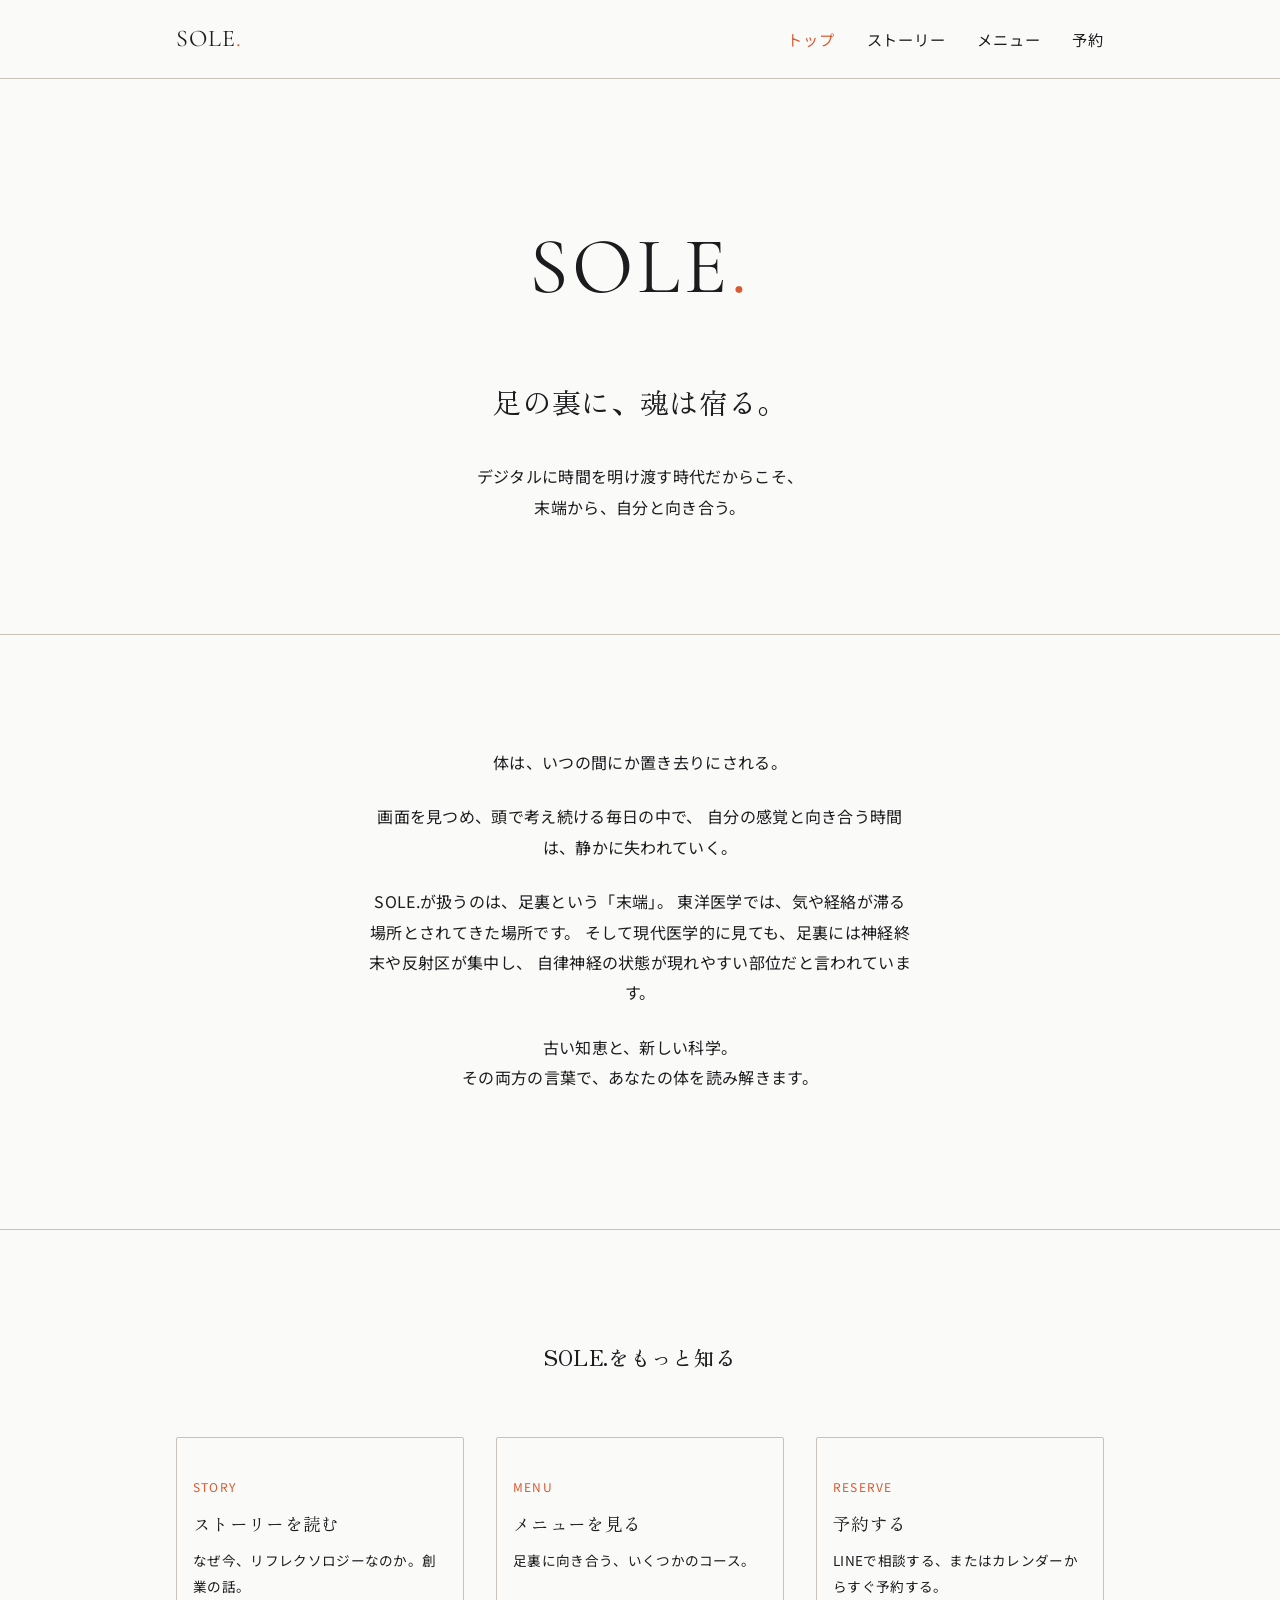
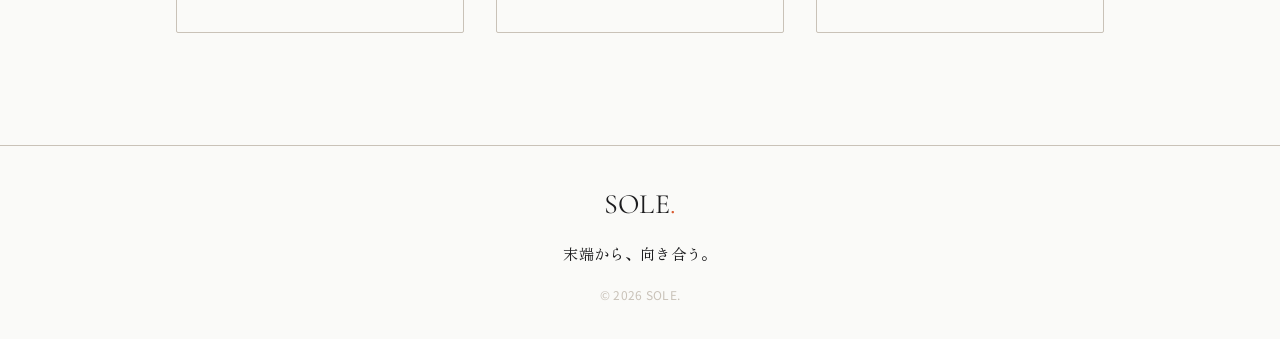
<file: index.html>
<!DOCTYPE html>
<html lang="ja">
<head>
<meta charset="UTF-8">
<meta name="viewport" content="width=device-width, initial-scale=1.0">
<title>SOLE. | 足の裏に、魂は宿る。</title>
<meta name="description" content="SOLE.は、足裏という「末端」から自分と向き合うリフレクソロジー専門店です。東洋医学の知恵と現代科学の言葉、その両方であなたの体を読み解きます。">
<meta property="og:type" content="website">
<meta property="og:title" content="SOLE. | 足の裏に、魂は宿る。">
<meta property="og:description" content="SOLE.は、足裏という「末端」から自分と向き合うリフレクソロジー専門店です。東洋医学の知恵と現代科学の言葉、その両方であなたの体を読み解きます。">
<meta property="og:image" content="assets/images/ogp.png">
<link rel="icon" href="assets/images/favicon.svg" type="image/svg+xml">
<link rel="icon" href="assets/images/favicon-32.png" sizes="32x32" type="image/png">
<link rel="apple-touch-icon" href="assets/images/apple-touch-icon.png">
<link rel="preconnect" href="https://fonts.googleapis.com">
<link rel="preconnect" href="https://fonts.gstatic.com" crossorigin>
<link href="https://fonts.googleapis.com/css2?family=Cormorant+Garamond:ital,wght@0,400;0,500;0,600;1,400&family=Zen+Old+Mincho:wght@400;500;700&family=Noto+Sans+JP:wght@300;400;500;700&display=swap" rel="stylesheet">
<link rel="stylesheet" href="assets/css/variables.css">
<link rel="stylesheet" href="assets/css/base.css">
<link rel="stylesheet" href="assets/css/components.css">
<link rel="stylesheet" href="assets/css/pages/index.css">
</head>
<body>

<header class="site-header">
  <div class="container site-header__inner">
    <a href="index.html" class="logo">SOLE<span class="logo__dot">.</span></a>
    <button class="nav-toggle" aria-label="メニューを開く" aria-expanded="false" aria-controls="site-nav">
      <span></span><span></span><span></span>
    </button>
    <nav id="site-nav" class="site-nav">
      <ul>
        <li><a href="index.html" class="is-active" aria-current="page">トップ</a></li>
        <li><a href="story.html">ストーリー</a></li>
        <li><a href="menu.html">メニュー</a></li>
        <li><a href="reserve.html">予約</a></li>
      </ul>
    </nav>
  </div>
</header>

<main>

  <section class="hero">
    <div class="container">
      <p class="hero__logo">SOLE<span class="logo__dot">.</span></p>
      <p class="hero__tagline">足の裏に、魂は宿る。</p>
      <p class="hero__sub">
        デジタルに時間を明け渡す時代だからこそ、<br>
        末端から、自分と向き合う。
      </p>
    </div>
  </section>

  <section class="intro">
    <div class="container intro__body">
      <p>
        体は、いつの間にか置き去りにされる。
      </p>
      <p>
        画面を見つめ、頭で考え続ける毎日の中で、
        自分の感覚と向き合う時間は、静かに失われていく。
      </p>
      <p>
        SOLE.が扱うのは、足裏という「末端」。
        東洋医学では、気や経絡が滞る場所とされてきた場所です。
        そして現代医学的に見ても、足裏には神経終末や反射区が集中し、
        自律神経の状態が現れやすい部位だと言われています。
      </p>
      <p>
        古い知恵と、新しい科学。<br>
        その両方の言葉で、あなたの体を読み解きます。
      </p>
    </div>
  </section>

  <section class="links-section">
    <div class="container">
      <h2 class="links-section__heading">SOLE.をもっと知る</h2>
      <div class="page-links">
        <a href="story.html" class="page-link-card">
          <span class="page-link-card__label">STORY</span>
          <p class="page-link-card__title">ストーリーを読む</p>
          <p class="page-link-card__desc">なぜ今、リフレクソロジーなのか。創業の話。</p>
        </a>
        <a href="menu.html" class="page-link-card">
          <span class="page-link-card__label">MENU</span>
          <p class="page-link-card__title">メニューを見る</p>
          <p class="page-link-card__desc">足裏に向き合う、いくつかのコース。</p>
        </a>
        <a href="reserve.html" class="page-link-card">
          <span class="page-link-card__label">RESERVE</span>
          <p class="page-link-card__title">予約する</p>
          <p class="page-link-card__desc">LINEで相談する、またはカレンダーからすぐ予約する。</p>
        </a>
      </div>
    </div>
  </section>

</main>

<footer class="site-footer">
  <div class="container site-footer__inner">
    <p class="site-footer__logo">SOLE<span class="logo__dot">.</span></p>
    <p class="site-footer__tagline">末端から、向き合う。</p>
    <p class="site-footer__copy">&copy; 2026 SOLE.</p>
  </div>
</footer>

<script src="assets/js/main.js"></script>
</body>
</html>
</file>
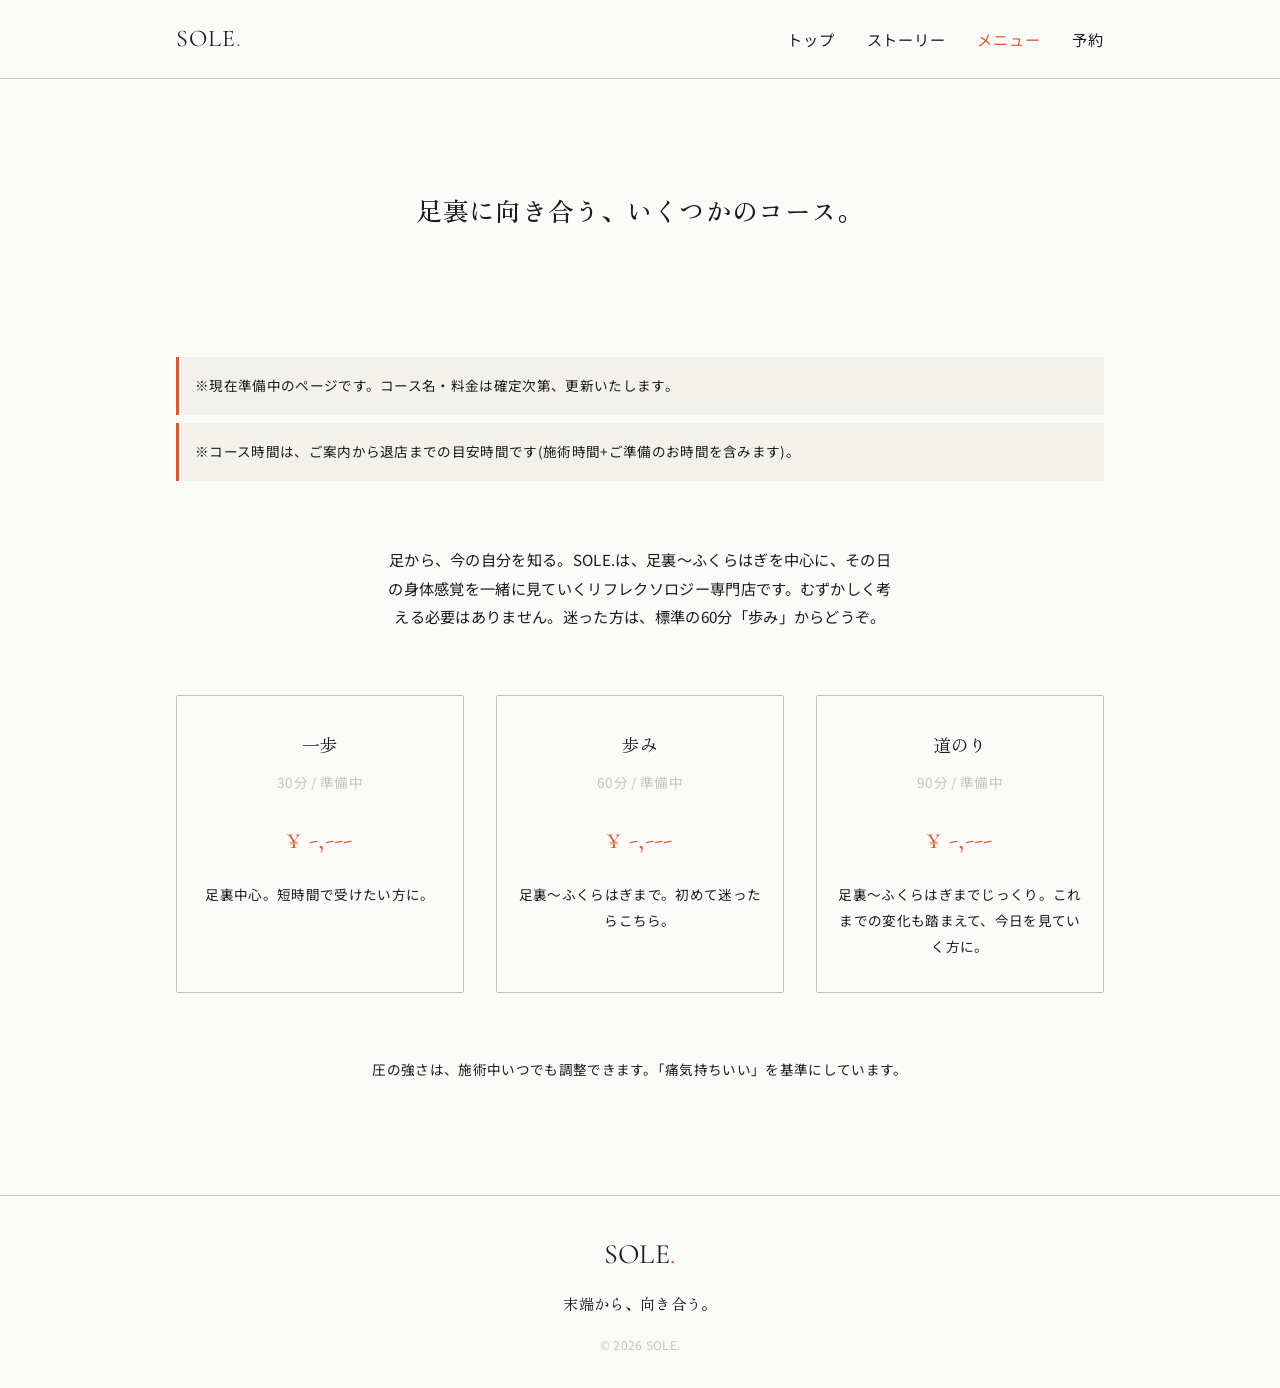
<file: menu.html>
<!DOCTYPE html>
<html lang="ja">
<head>
<meta charset="UTF-8">
<meta name="viewport" content="width=device-width, initial-scale=1.0">
<title>足裏に向き合う、いくつかのコース。| SOLE.</title>
<meta name="description" content="SOLE.のコース・料金のご案内。一歩・歩み・道のり、足裏という末端から自分と向き合う時間を、いくつかのコースからお選びいただけます。">
<meta property="og:type" content="website">
<meta property="og:title" content="足裏に向き合う、いくつかのコース。| SOLE.">
<meta property="og:description" content="SOLE.のコース・料金のご案内。一歩・歩み・道のり、足裏という末端から自分と向き合う時間を、いくつかのコースからお選びいただけます。">
<meta property="og:image" content="assets/images/ogp.png">
<link rel="icon" href="assets/images/favicon.svg" type="image/svg+xml">
<link rel="icon" href="assets/images/favicon-32.png" sizes="32x32" type="image/png">
<link rel="apple-touch-icon" href="assets/images/apple-touch-icon.png">
<link rel="preconnect" href="https://fonts.googleapis.com">
<link rel="preconnect" href="https://fonts.gstatic.com" crossorigin>
<link href="https://fonts.googleapis.com/css2?family=Cormorant+Garamond:ital,wght@0,400;0,500;0,600;1,400&family=Zen+Old+Mincho:wght@400;500;700&family=Noto+Sans+JP:wght@300;400;500;700&display=swap" rel="stylesheet">
<link rel="stylesheet" href="assets/css/variables.css">
<link rel="stylesheet" href="assets/css/base.css">
<link rel="stylesheet" href="assets/css/components.css">
<link rel="stylesheet" href="assets/css/pages/menu.css">
</head>
<body>

<header class="site-header">
  <div class="container site-header__inner">
    <a href="index.html" class="logo">SOLE<span class="logo__dot">.</span></a>
    <button class="nav-toggle" aria-label="メニューを開く" aria-expanded="false" aria-controls="site-nav">
      <span></span><span></span><span></span>
    </button>
    <nav id="site-nav" class="site-nav">
      <ul>
        <li><a href="index.html">トップ</a></li>
        <li><a href="story.html">ストーリー</a></li>
        <li><a href="menu.html" class="is-active" aria-current="page">メニュー</a></li>
        <li><a href="reserve.html">予約</a></li>
      </ul>
    </nav>
  </div>
</header>

<main>

  <section class="menu-hero">
    <div class="container">
      <h1 class="menu-hero__title">足裏に向き合う、いくつかのコース。</h1>
    </div>
  </section>

  <section>
    <div class="container">
      <p class="notice">
        ※現在準備中のページです。コース名・料金は確定次第、更新いたします。
      </p>
      <p class="notice">
        ※コース時間は、ご案内から退店までの目安時間です(施術時間+ご準備のお時間を含みます)。
      </p>
      <p class="menu-intro">
        足から、今の自分を知る。SOLE.は、足裏〜ふくらはぎを中心に、その日の身体感覚を一緒に見ていくリフレクソロジー専門店です。むずかしく考える必要はありません。迷った方は、標準の60分「歩み」からどうぞ。
      </p>
      <div class="menu-list">
        <div class="menu-card">
          <p class="menu-card__name">一歩</p>
          <p class="menu-card__duration">30分 / 準備中</p>
          <p class="menu-card__price">¥ -,---</p>
          <p class="menu-card__desc">足裏中心。短時間で受けたい方に。</p>
        </div>
        <div class="menu-card">
          <p class="menu-card__name">歩み</p>
          <p class="menu-card__duration">60分 / 準備中</p>
          <p class="menu-card__price">¥ -,---</p>
          <p class="menu-card__desc">足裏〜ふくらはぎまで。初めて迷ったらこちら。</p>
        </div>
        <div class="menu-card">
          <p class="menu-card__name">道のり</p>
          <p class="menu-card__duration">90分 / 準備中</p>
          <p class="menu-card__price">¥ -,---</p>
          <p class="menu-card__desc">足裏〜ふくらはぎまでじっくり。これまでの変化も踏まえて、今日を見ていく方に。</p>
        </div>
      </div>
      <p class="menu-pressure-note">
        圧の強さは、施術中いつでも調整できます。「痛気持ちいい」を基準にしています。
      </p>
    </div>
  </section>

</main>

<footer class="site-footer">
  <div class="container site-footer__inner">
    <p class="site-footer__logo">SOLE<span class="logo__dot">.</span></p>
    <p class="site-footer__tagline">末端から、向き合う。</p>
    <p class="site-footer__copy">&copy; 2026 SOLE.</p>
  </div>
</footer>

<script src="assets/js/main.js"></script>
</body>
</html>
</file>
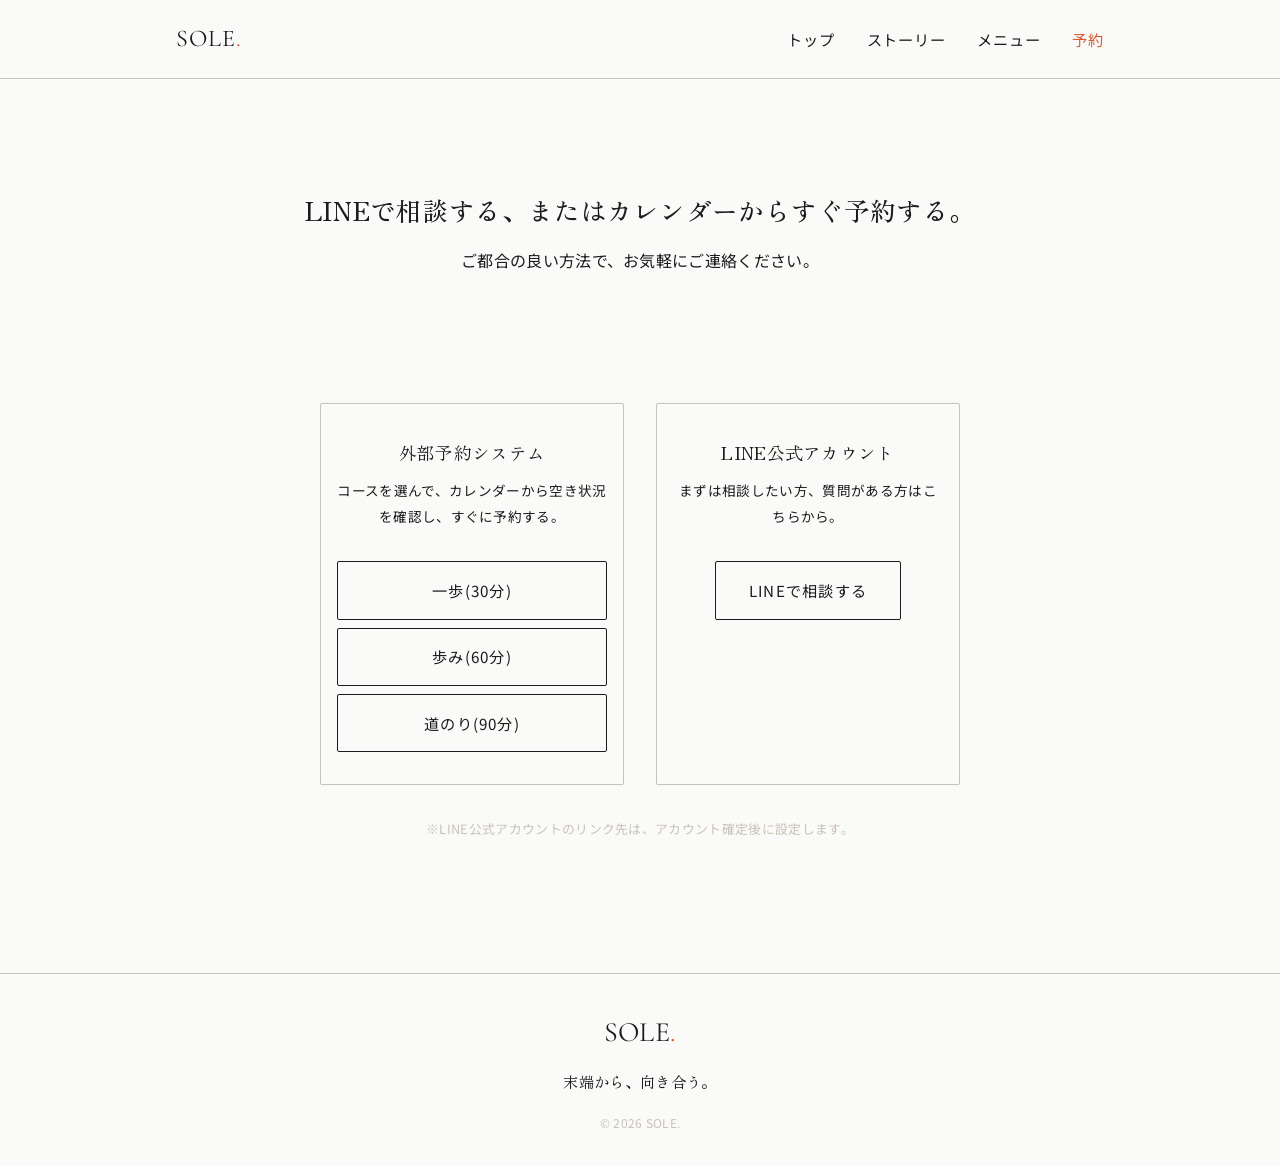
<file: reserve.html>
<!DOCTYPE html>
<html lang="ja">
<head>
<meta charset="UTF-8">
<meta name="viewport" content="width=device-width, initial-scale=1.0">
<title>LINEで相談する、またはカレンダーからすぐ予約する。| SOLE.</title>
<meta name="description" content="SOLE.のご予約はこちらから。外部予約システムでのオンライン予約、またはLINE公式アカウントでのご相談、ご都合の良い方法をお選びいただけます。">
<meta property="og:type" content="website">
<meta property="og:title" content="LINEで相談する、またはカレンダーからすぐ予約する。| SOLE.">
<meta property="og:description" content="SOLE.のご予約はこちらから。外部予約システムでのオンライン予約、またはLINE公式アカウントでのご相談、ご都合の良い方法をお選びいただけます。">
<meta property="og:image" content="assets/images/ogp.png">
<link rel="icon" href="assets/images/favicon.svg" type="image/svg+xml">
<link rel="icon" href="assets/images/favicon-32.png" sizes="32x32" type="image/png">
<link rel="apple-touch-icon" href="assets/images/apple-touch-icon.png">
<link rel="preconnect" href="https://fonts.googleapis.com">
<link rel="preconnect" href="https://fonts.gstatic.com" crossorigin>
<link href="https://fonts.googleapis.com/css2?family=Cormorant+Garamond:ital,wght@0,400;0,500;0,600;1,400&family=Zen+Old+Mincho:wght@400;500;700&family=Noto+Sans+JP:wght@300;400;500;700&display=swap" rel="stylesheet">
<link rel="stylesheet" href="assets/css/variables.css">
<link rel="stylesheet" href="assets/css/base.css">
<link rel="stylesheet" href="assets/css/components.css">
<link rel="stylesheet" href="assets/css/pages/reserve.css">
</head>
<body>

<header class="site-header">
  <div class="container site-header__inner">
    <a href="index.html" class="logo">SOLE<span class="logo__dot">.</span></a>
    <button class="nav-toggle" aria-label="メニューを開く" aria-expanded="false" aria-controls="site-nav">
      <span></span><span></span><span></span>
    </button>
    <nav id="site-nav" class="site-nav">
      <ul>
        <li><a href="index.html">トップ</a></li>
        <li><a href="story.html">ストーリー</a></li>
        <li><a href="menu.html">メニュー</a></li>
        <li><a href="reserve.html" class="is-active" aria-current="page">予約</a></li>
      </ul>
    </nav>
  </div>
</header>

<main>

  <section class="reserve-hero">
    <div class="container">
      <h1 class="reserve-hero__title">LINEで相談する、またはカレンダーからすぐ予約する。</h1>
      <p class="reserve-hero__sub">
        ご都合の良い方法で、お気軽にご連絡ください。
      </p>
    </div>
  </section>

  <section>
    <div class="container">
      <div class="reserve-options">
        <div class="reserve-option">
          <p class="reserve-option__title">外部予約システム</p>
          <p class="reserve-option__desc">コースを選んで、カレンダーから空き状況を確認し、すぐに予約する。</p>
          <div class="reserve-option__buttons">
            <a href="https://calendar.app.google/QmKKD3ouVVYc3rVAA" class="btn btn--outline" target="_blank" rel="noopener noreferrer">一歩(30分)</a>
            <a href="https://calendar.app.google/hHf1bJB6eBi6LEK29" class="btn btn--outline" target="_blank" rel="noopener noreferrer">歩み(60分)</a>
            <a href="https://calendar.app.google/m9vc8LCoqVgSCsQa8" class="btn btn--outline" target="_blank" rel="noopener noreferrer">道のり(90分)</a>
          </div>
        </div>
        <div class="reserve-option">
          <p class="reserve-option__title">LINE公式アカウント</p>
          <p class="reserve-option__desc">まずは相談したい方、質問がある方はこちらから。</p>
          <a href="#" class="btn btn--outline">LINEで相談する</a>
        </div>
      </div>
      <p class="reserve-note">※LINE公式アカウントのリンク先は、アカウント確定後に設定します。</p>
    </div>
  </section>

</main>

<footer class="site-footer">
  <div class="container site-footer__inner">
    <p class="site-footer__logo">SOLE<span class="logo__dot">.</span></p>
    <p class="site-footer__tagline">末端から、向き合う。</p>
    <p class="site-footer__copy">&copy; 2026 SOLE.</p>
  </div>
</footer>

<script src="assets/js/main.js"></script>
</body>
</html>
</file>
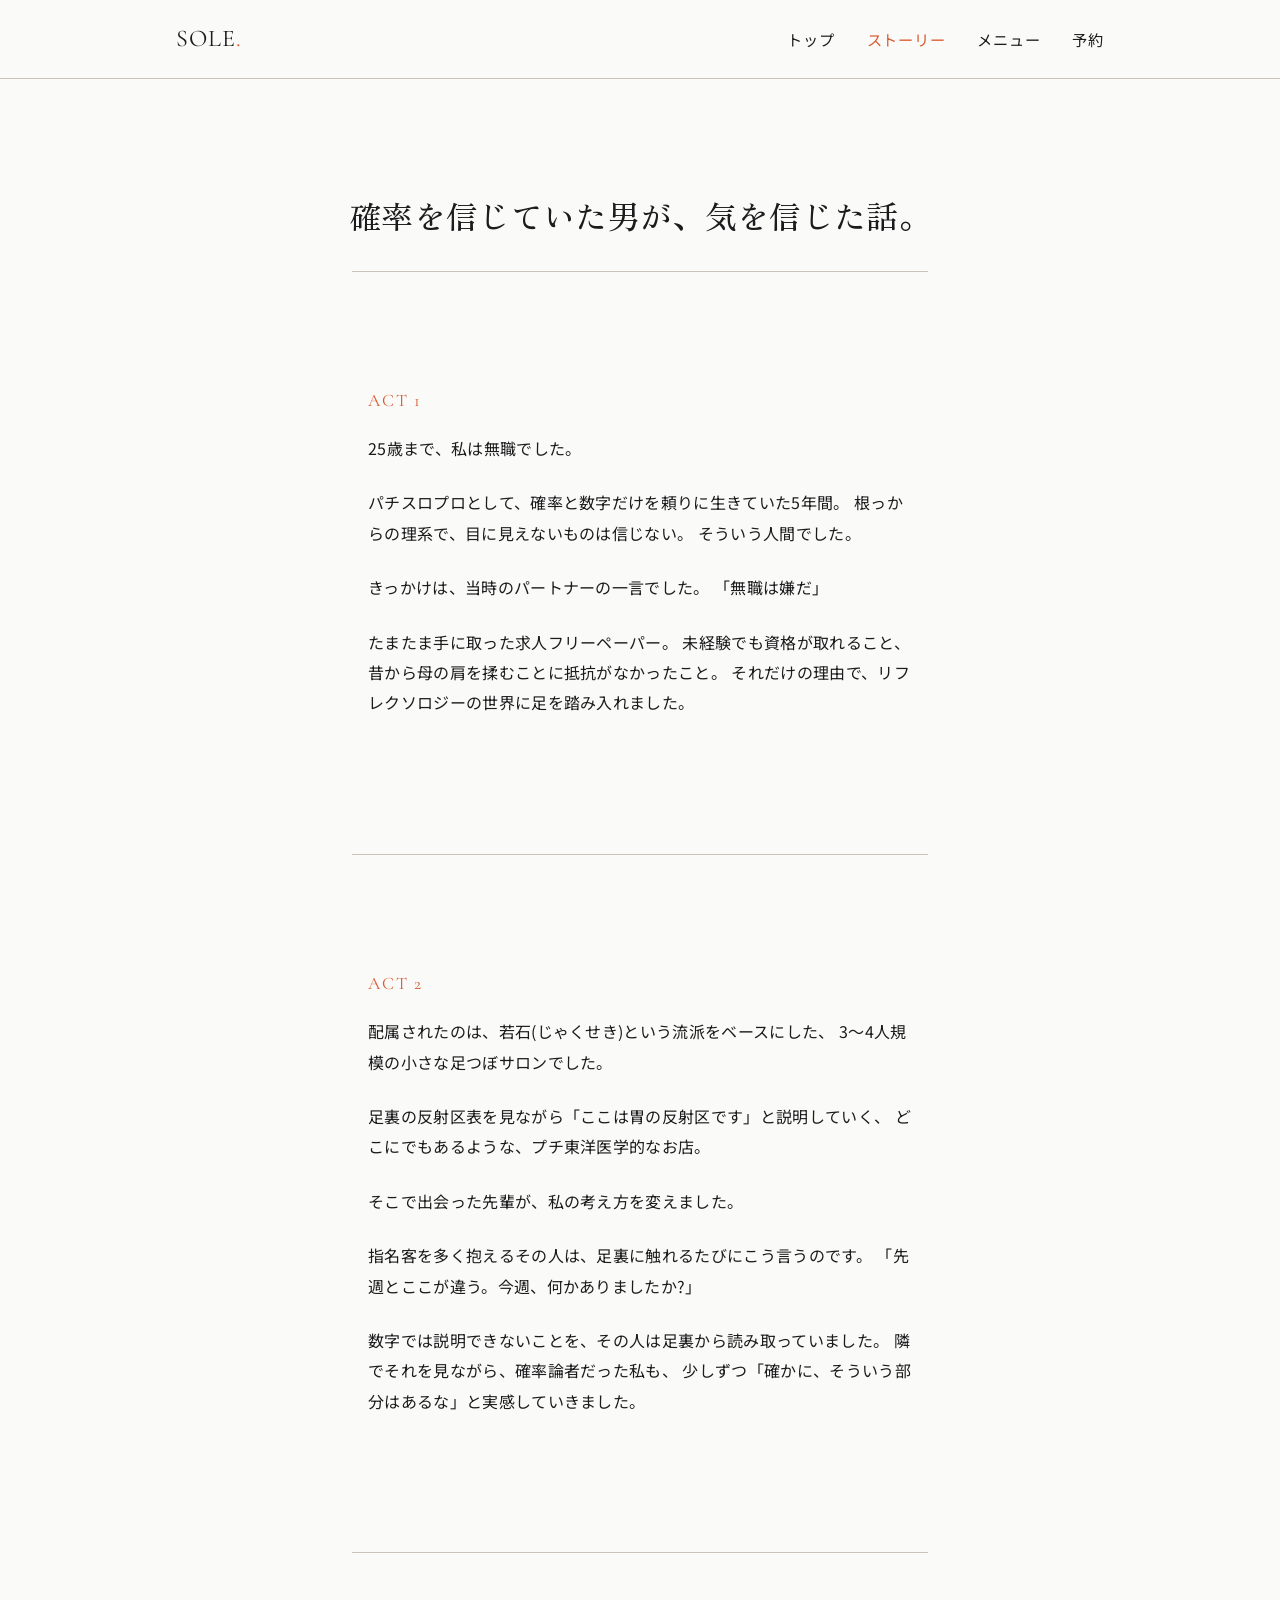
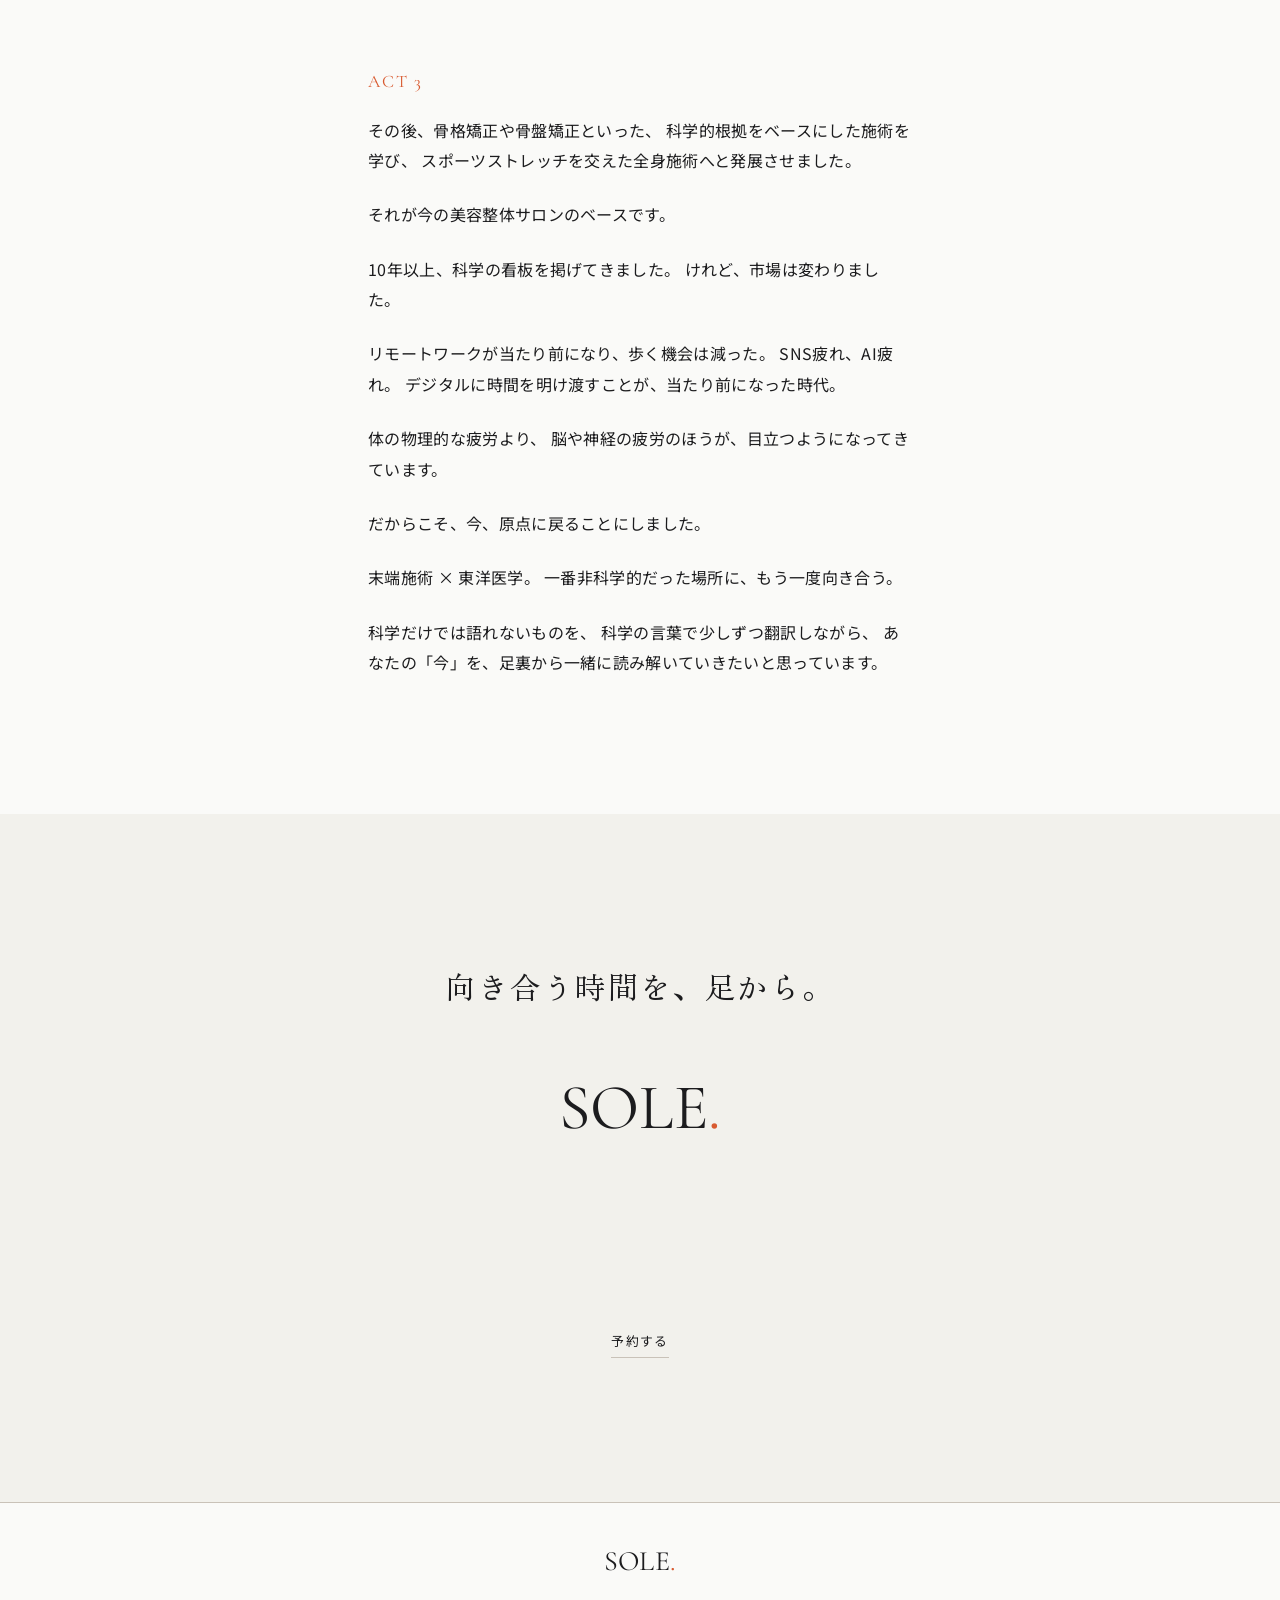
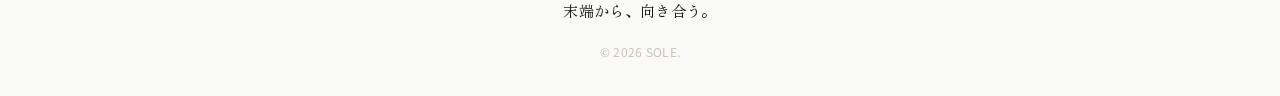
<file: story.html>
<!DOCTYPE html>
<html lang="ja">
<head>
<meta charset="UTF-8">
<meta name="viewport" content="width=device-width, initial-scale=1.0">
<title>確率を信じていた男が、気を信じた話。| SOLE.</title>
<meta name="description" content="パチスロプロとして確率だけを信じていた男が、足裏に触れる仕事の中で東洋医学と出会い、科学とスピリチュアルの両方を扱うSOLE.にたどり着くまでの創業ストーリー。">
<meta property="og:type" content="article">
<meta property="og:title" content="確率を信じていた男が、気を信じた話。| SOLE.">
<meta property="og:description" content="パチスロプロとして確率だけを信じていた男が、足裏に触れる仕事の中で東洋医学と出会い、科学とスピリチュアルの両方を扱うSOLE.にたどり着くまでの創業ストーリー。">
<meta property="og:image" content="assets/images/ogp.png">
<link rel="icon" href="assets/images/favicon.svg" type="image/svg+xml">
<link rel="icon" href="assets/images/favicon-32.png" sizes="32x32" type="image/png">
<link rel="apple-touch-icon" href="assets/images/apple-touch-icon.png">
<link rel="preconnect" href="https://fonts.googleapis.com">
<link rel="preconnect" href="https://fonts.gstatic.com" crossorigin>
<link href="https://fonts.googleapis.com/css2?family=Cormorant+Garamond:ital,wght@0,400;0,500;0,600;1,400&family=Zen+Old+Mincho:wght@400;500;700&family=Noto+Sans+JP:wght@300;400;500;700&display=swap" rel="stylesheet">
<link rel="stylesheet" href="assets/css/variables.css">
<link rel="stylesheet" href="assets/css/base.css">
<link rel="stylesheet" href="assets/css/components.css">
<link rel="stylesheet" href="assets/css/pages/story.css">
</head>
<body>

<header class="site-header">
  <div class="container site-header__inner">
    <a href="index.html" class="logo">SOLE<span class="logo__dot">.</span></a>
    <button class="nav-toggle" aria-label="メニューを開く" aria-expanded="false" aria-controls="site-nav">
      <span></span><span></span><span></span>
    </button>
    <nav id="site-nav" class="site-nav">
      <ul>
        <li><a href="index.html">トップ</a></li>
        <li><a href="story.html" class="is-active" aria-current="page">ストーリー</a></li>
        <li><a href="menu.html">メニュー</a></li>
        <li><a href="reserve.html">予約</a></li>
      </ul>
    </nav>
  </div>
</header>

<main>

  <section class="story-hero">
    <div class="container">
      <h1 class="story-hero__title">確率を信じていた男が、気を信じた話。</h1>
    </div>
  </section>

  <section class="story-act">
    <div class="container">
      <span class="story-act__label">ACT 1</span>
      <div class="story-act__body">
        <p>
          25歳まで、私は無職でした。
        </p>
        <p>
          パチスロプロとして、確率と数字だけを頼りに生きていた5年間。
          根っからの理系で、目に見えないものは信じない。
          そういう人間でした。
        </p>
        <p>
          きっかけは、当時のパートナーの一言でした。
          「無職は嫌だ」
        </p>
        <p>
          たまたま手に取った求人フリーペーパー。
          未経験でも資格が取れること、
          昔から母の肩を揉むことに抵抗がなかったこと。
          それだけの理由で、リフレクソロジーの世界に足を踏み入れました。
        </p>
      </div>
    </div>
  </section>

  <section class="story-act">
    <div class="container">
      <span class="story-act__label">ACT 2</span>
      <div class="story-act__body">
        <p>
          配属されたのは、若石(じゃくせき)という流派をベースにした、
          3〜4人規模の小さな足つぼサロンでした。
        </p>
        <p>
          足裏の反射区表を見ながら「ここは胃の反射区です」と説明していく、
          どこにでもあるような、プチ東洋医学的なお店。
        </p>
        <p>
          そこで出会った先輩が、私の考え方を変えました。
        </p>
        <p>
          指名客を多く抱えるその人は、足裏に触れるたびにこう言うのです。
          「先週とここが違う。今週、何かありましたか?」
        </p>
        <p>
          数字では説明できないことを、その人は足裏から読み取っていました。
          隣でそれを見ながら、確率論者だった私も、
          少しずつ「確かに、そういう部分はあるな」と実感していきました。
        </p>
      </div>
    </div>
  </section>

  <section class="story-act">
    <div class="container">
      <span class="story-act__label">ACT 3</span>
      <div class="story-act__body">
        <p>
          その後、骨格矯正や骨盤矯正といった、
          科学的根拠をベースにした施術を学び、
          スポーツストレッチを交えた全身施術へと発展させました。
        </p>
        <p>
          それが今の美容整体サロンのベースです。
        </p>
        <p>
          10年以上、科学の看板を掲げてきました。
          けれど、市場は変わりました。
        </p>
        <p>
          リモートワークが当たり前になり、歩く機会は減った。
          SNS疲れ、AI疲れ。
          デジタルに時間を明け渡すことが、当たり前になった時代。
        </p>
        <p>
          体の物理的な疲労より、
          脳や神経の疲労のほうが、目立つようになってきています。
        </p>
        <p>
          だからこそ、今、原点に戻ることにしました。
        </p>
        <p>
          末端施術 × 東洋医学。
          一番非科学的だった場所に、もう一度向き合う。
        </p>
        <p>
          科学だけでは語れないものを、
          科学の言葉で少しずつ翻訳しながら、
          あなたの「今」を、足裏から一緒に読み解いていきたいと思っています。
        </p>
      </div>
    </div>
  </section>

  <section class="story-closing">
    <div class="container">
      <p class="story-closing__lead">向き合う時間を、足から。</p>
      <p class="story-closing__logo">SOLE<span class="logo__dot">.</span></p>
      <a href="reserve.html" class="story-closing__link">予約する</a>
    </div>
  </section>

</main>

<footer class="site-footer">
  <div class="container site-footer__inner">
    <p class="site-footer__logo">SOLE<span class="logo__dot">.</span></p>
    <p class="site-footer__tagline">末端から、向き合う。</p>
    <p class="site-footer__copy">&copy; 2026 SOLE.</p>
  </div>
</footer>

<script src="assets/js/main.js"></script>
</body>
</html>
</file>
<file: assets/css/variables.css>
:root {
  /* Brand colors */
  --color-bg: #FAFAF8;
  --color-ink: #1C1C1E;
  --color-accent: #D85A30;
  --color-sub: #C9C2B8;
  --color-bg-raised: #F2F1EC;

  /* Fonts */
  --font-en-heading: 'Cormorant Garamond', serif;
  --font-jp-heading: 'Zen Old Mincho', serif;
  --font-body: 'Noto Sans JP', sans-serif;

  /* Spacing scale */
  --space-xs: 0.5rem;
  --space-sm: 1rem;
  --space-md: 2rem;
  --space-lg: 4rem;
  --space-xl: 7rem;

  /* Layout */
  --max-width: 960px;
  --border-radius: 2px;
}
</file>
<file: assets/css/base.css>
* {
  box-sizing: border-box;
}

html {
  scroll-behavior: smooth;
}

body {
  margin: 0;
  background-color: var(--color-bg);
  color: var(--color-ink);
  font-family: var(--font-body);
  font-weight: 400;
  line-height: 1.9;
  letter-spacing: 0.02em;
  -webkit-font-smoothing: antialiased;
}

img {
  max-width: 100%;
  display: block;
}

a {
  color: inherit;
  text-decoration: none;
}

ul {
  list-style: none;
  margin: 0;
  padding: 0;
}

h1, h2, h3 {
  margin: 0;
  font-weight: 500;
  line-height: 1.5;
}

p {
  margin: 0 0 1.5em;
}

.container {
  width: 100%;
  max-width: var(--max-width);
  margin: 0 auto;
  padding: 0 var(--space-sm);
}

.jp-heading {
  font-family: var(--font-jp-heading);
}

.en-heading {
  font-family: var(--font-en-heading);
}

section {
  padding: var(--space-lg) 0;
}

@media (min-width: 768px) {
  section {
    padding: var(--space-xl) 0;
  }
}
</file>
<file: assets/css/components.css>
/* Logo */
.logo {
  font-family: var(--font-en-heading);
  font-size: 1.5rem;
  letter-spacing: 0.04em;
}

.logo__dot {
  color: var(--color-accent);
}

/* Header / Nav */
.site-header {
  border-bottom: 1px solid var(--color-sub);
  background-color: var(--color-bg);
  position: sticky;
  top: 0;
  z-index: 100;
}

.site-header__inner {
  display: flex;
  align-items: center;
  justify-content: space-between;
  padding-top: var(--space-sm);
  padding-bottom: var(--space-sm);
}

.nav-toggle {
  display: flex;
  flex-direction: column;
  justify-content: center;
  gap: 5px;
  width: 32px;
  height: 32px;
  padding: 0;
  background: none;
  border: none;
  cursor: pointer;
}

.nav-toggle span {
  display: block;
  height: 1px;
  width: 100%;
  background-color: var(--color-ink);
  transition: transform 0.2s ease, opacity 0.2s ease;
}

.nav-toggle[aria-expanded="true"] span:nth-child(1) {
  transform: translateY(6px) rotate(45deg);
}

.nav-toggle[aria-expanded="true"] span:nth-child(2) {
  opacity: 0;
}

.nav-toggle[aria-expanded="true"] span:nth-child(3) {
  transform: translateY(-6px) rotate(-45deg);
}

.site-nav {
  position: absolute;
  top: 100%;
  left: 0;
  right: 0;
  background-color: var(--color-bg);
  border-bottom: 1px solid var(--color-sub);
  display: none;
}

.site-nav.is-open {
  display: block;
}

.site-nav ul {
  display: flex;
  flex-direction: column;
  padding: var(--space-sm) var(--space-sm) var(--space-md);
}

.site-nav li + li {
  margin-top: var(--space-sm);
}

.site-nav a {
  font-size: 0.95rem;
  letter-spacing: 0.05em;
}

.site-nav a.is-active {
  color: var(--color-accent);
}

@media (min-width: 768px) {
  .nav-toggle {
    display: none;
  }

  .site-nav {
    position: static;
    display: block;
    background-color: transparent;
    border-bottom: none;
  }

  .site-nav ul {
    flex-direction: row;
    padding: 0;
    gap: var(--space-md);
  }

  .site-nav li + li {
    margin-top: 0;
  }
}

/* Footer */
.site-footer {
  border-top: 1px solid var(--color-sub);
  padding: var(--space-md) 0;
  text-align: center;
}

.site-footer__logo {
  font-family: var(--font-en-heading);
  font-size: 1.75rem;
  margin-bottom: var(--space-xs);
}

.site-footer__tagline {
  font-family: var(--font-jp-heading);
  font-size: 0.95rem;
  color: var(--color-ink);
  margin-bottom: var(--space-sm);
}

.site-footer__copy {
  font-size: 0.75rem;
  color: var(--color-sub);
  margin-bottom: 0;
}

/* Buttons */
.btn {
  display: inline-block;
  padding: 0.9em 2.2em;
  font-size: 0.95rem;
  letter-spacing: 0.08em;
  border-radius: var(--border-radius);
  border: 1px solid var(--color-ink);
  transition: background-color 0.2s ease, color 0.2s ease, border-color 0.2s ease;
  text-align: center;
}

.btn--primary {
  background-color: var(--color-accent);
  border-color: var(--color-accent);
  color: var(--color-bg);
}

.btn--primary:hover {
  background-color: #c14e26;
  border-color: #c14e26;
}

.btn--outline {
  background-color: transparent;
  color: var(--color-ink);
}

.btn--outline:hover {
  background-color: var(--color-ink);
  color: var(--color-bg);
}

/* Page link cards (top page) */
.page-links {
  display: grid;
  gap: var(--space-md);
}

@media (min-width: 768px) {
  .page-links {
    grid-template-columns: repeat(3, 1fr);
  }
}

.page-link-card {
  display: block;
  padding: var(--space-md) var(--space-sm);
  border: 1px solid var(--color-sub);
  border-radius: var(--border-radius);
  transition: border-color 0.2s ease;
}

.page-link-card:hover {
  border-color: var(--color-accent);
}

.page-link-card__label {
  display: inline-block;
  font-size: 0.75rem;
  letter-spacing: 0.1em;
  color: var(--color-accent);
  margin-bottom: var(--space-xs);
}

.page-link-card__title {
  font-family: var(--font-jp-heading);
  font-size: 1.1rem;
  margin-bottom: var(--space-xs);
}

.page-link-card__desc {
  font-size: 0.85rem;
  color: var(--color-ink);
  margin-bottom: 0;
}

/* Notice banner (placeholder content warning) */
.notice {
  background-color: var(--color-bg-raised);
  border-left: 3px solid var(--color-accent);
  padding: var(--space-sm);
  font-size: 0.85rem;
  margin-bottom: var(--space-lg);
}

.notice + .notice {
  margin-top: calc(var(--space-xs) - var(--space-lg));
}
</file>
<file: assets/css/pages/index.css>
.hero {
  text-align: center;
  padding-top: var(--space-xl);
  padding-bottom: var(--space-xl);
}

.hero__logo {
  font-family: var(--font-en-heading);
  font-size: 3.5rem;
  letter-spacing: 0.05em;
  margin-bottom: var(--space-md);
}

.hero__tagline {
  font-family: var(--font-jp-heading);
  font-size: 1.4rem;
  margin-bottom: var(--space-md);
}

.hero__sub {
  font-size: 1rem;
  color: var(--color-ink);
  max-width: 28em;
  margin: 0 auto;
}

@media (min-width: 768px) {
  .hero__logo {
    font-size: 5rem;
  }

  .hero__tagline {
    font-size: 1.8rem;
  }
}

.intro {
  border-top: 1px solid var(--color-sub);
}

.intro__body {
  max-width: 36em;
  margin: 0 auto;
  text-align: center;
  font-size: 1rem;
}

.links-section {
  border-top: 1px solid var(--color-sub);
}

.links-section__heading {
  text-align: center;
  font-family: var(--font-jp-heading);
  font-size: 1.3rem;
  margin-bottom: var(--space-lg);
}
</file>
<file: assets/css/pages/menu.css>
.menu-hero {
  text-align: center;
  padding-bottom: var(--space-sm);
}

.menu-hero__title {
  font-family: var(--font-jp-heading);
  font-size: 1.6rem;
}

.menu-intro {
  max-width: 34em;
  margin: 0 auto var(--space-lg);
  text-align: center;
  font-size: 0.95rem;
}

.menu-list {
  display: grid;
  gap: var(--space-md);
}

@media (min-width: 768px) {
  .menu-list {
    grid-template-columns: repeat(3, 1fr);
  }
}

.menu-card {
  border: 1px solid var(--color-sub);
  border-radius: var(--border-radius);
  padding: var(--space-md) var(--space-sm);
  text-align: center;
}

.menu-card__name {
  font-family: var(--font-jp-heading);
  font-size: 1.1rem;
  margin-bottom: var(--space-xs);
}

.menu-card__duration {
  font-size: 0.85rem;
  color: var(--color-sub);
  margin-bottom: var(--space-sm);
}

.menu-card__price {
  font-family: var(--font-en-heading);
  font-size: 1.8rem;
  color: var(--color-accent);
  margin-bottom: var(--space-sm);
}

.menu-card__desc {
  font-size: 0.85rem;
  margin-bottom: 0;
}

.menu-pressure-note {
  text-align: center;
  font-size: 0.85rem;
  color: var(--color-ink);
  margin-top: var(--space-lg);
  margin-bottom: 0;
}
</file>
<file: assets/css/pages/reserve.css>
.reserve-hero {
  text-align: center;
  padding-bottom: var(--space-sm);
}

.reserve-hero__title {
  font-family: var(--font-jp-heading);
  font-size: 1.6rem;
  margin-bottom: var(--space-sm);
}

.reserve-hero__sub {
  max-width: 30em;
  margin: 0 auto;
}

.reserve-options {
  display: grid;
  gap: var(--space-md);
  max-width: 40em;
  margin: 0 auto;
}

@media (min-width: 600px) {
  .reserve-options {
    grid-template-columns: repeat(2, 1fr);
  }
}

.reserve-option {
  border: 1px solid var(--color-sub);
  border-radius: var(--border-radius);
  padding: var(--space-md) var(--space-sm);
  text-align: center;
}

.reserve-option__title {
  font-family: var(--font-jp-heading);
  font-size: 1.1rem;
  margin-bottom: var(--space-xs);
}

.reserve-option__desc {
  font-size: 0.85rem;
  margin-bottom: var(--space-md);
}

.reserve-option__buttons {
  display: flex;
  flex-direction: column;
  gap: var(--space-xs);
}

.reserve-option__buttons .btn {
  width: 100%;
}

.reserve-note {
  text-align: center;
  font-size: 0.8rem;
  color: var(--color-sub);
  margin-top: var(--space-md);
}
</file>
<file: assets/css/pages/story.css>
.story-hero {
  text-align: center;
  padding-bottom: var(--space-md);
}

.story-hero__title {
  font-family: var(--font-jp-heading);
  font-size: 1.5rem;
  max-width: 20em;
  margin: 0 auto;
}

@media (min-width: 768px) {
  .story-hero__title {
    font-size: 2rem;
  }
}

.story-act {
  max-width: 36em;
  margin: 0 auto;
  border-top: 1px solid var(--color-sub);
}

.story-act__label {
  display: block;
  font-family: var(--font-en-heading);
  font-size: 1.1rem;
  color: var(--color-accent);
  letter-spacing: 0.1em;
  margin-bottom: var(--space-sm);
}

.story-act__body p {
  font-size: 1rem;
}

.story-closing {
  text-align: center;
  background-color: var(--color-bg-raised);
  padding-top: var(--space-xl);
  padding-bottom: var(--space-xl);
}

.story-closing__lead {
  font-family: var(--font-jp-heading);
  font-size: 1.5rem;
  letter-spacing: 0.08em;
  margin-bottom: var(--space-md);
}

.story-closing__logo {
  font-family: var(--font-en-heading);
  font-size: 3rem;
}

.story-closing__link {
  display: inline-block;
  margin-top: var(--space-lg);
  font-size: 0.8rem;
  letter-spacing: 0.1em;
  color: var(--color-ink);
  border-bottom: 1px solid var(--color-sub);
  padding-bottom: 0.3em;
  transition: color 0.2s ease, border-color 0.2s ease;
}

.story-closing__link:hover {
  color: var(--color-accent);
  border-color: var(--color-accent);
}

@media (min-width: 768px) {
  .story-closing {
    padding-top: 9rem;
    padding-bottom: 9rem;
  }

  .story-closing__lead {
    font-size: 1.9rem;
  }

  .story-closing__logo {
    font-size: 4rem;
  }
}
</file>
